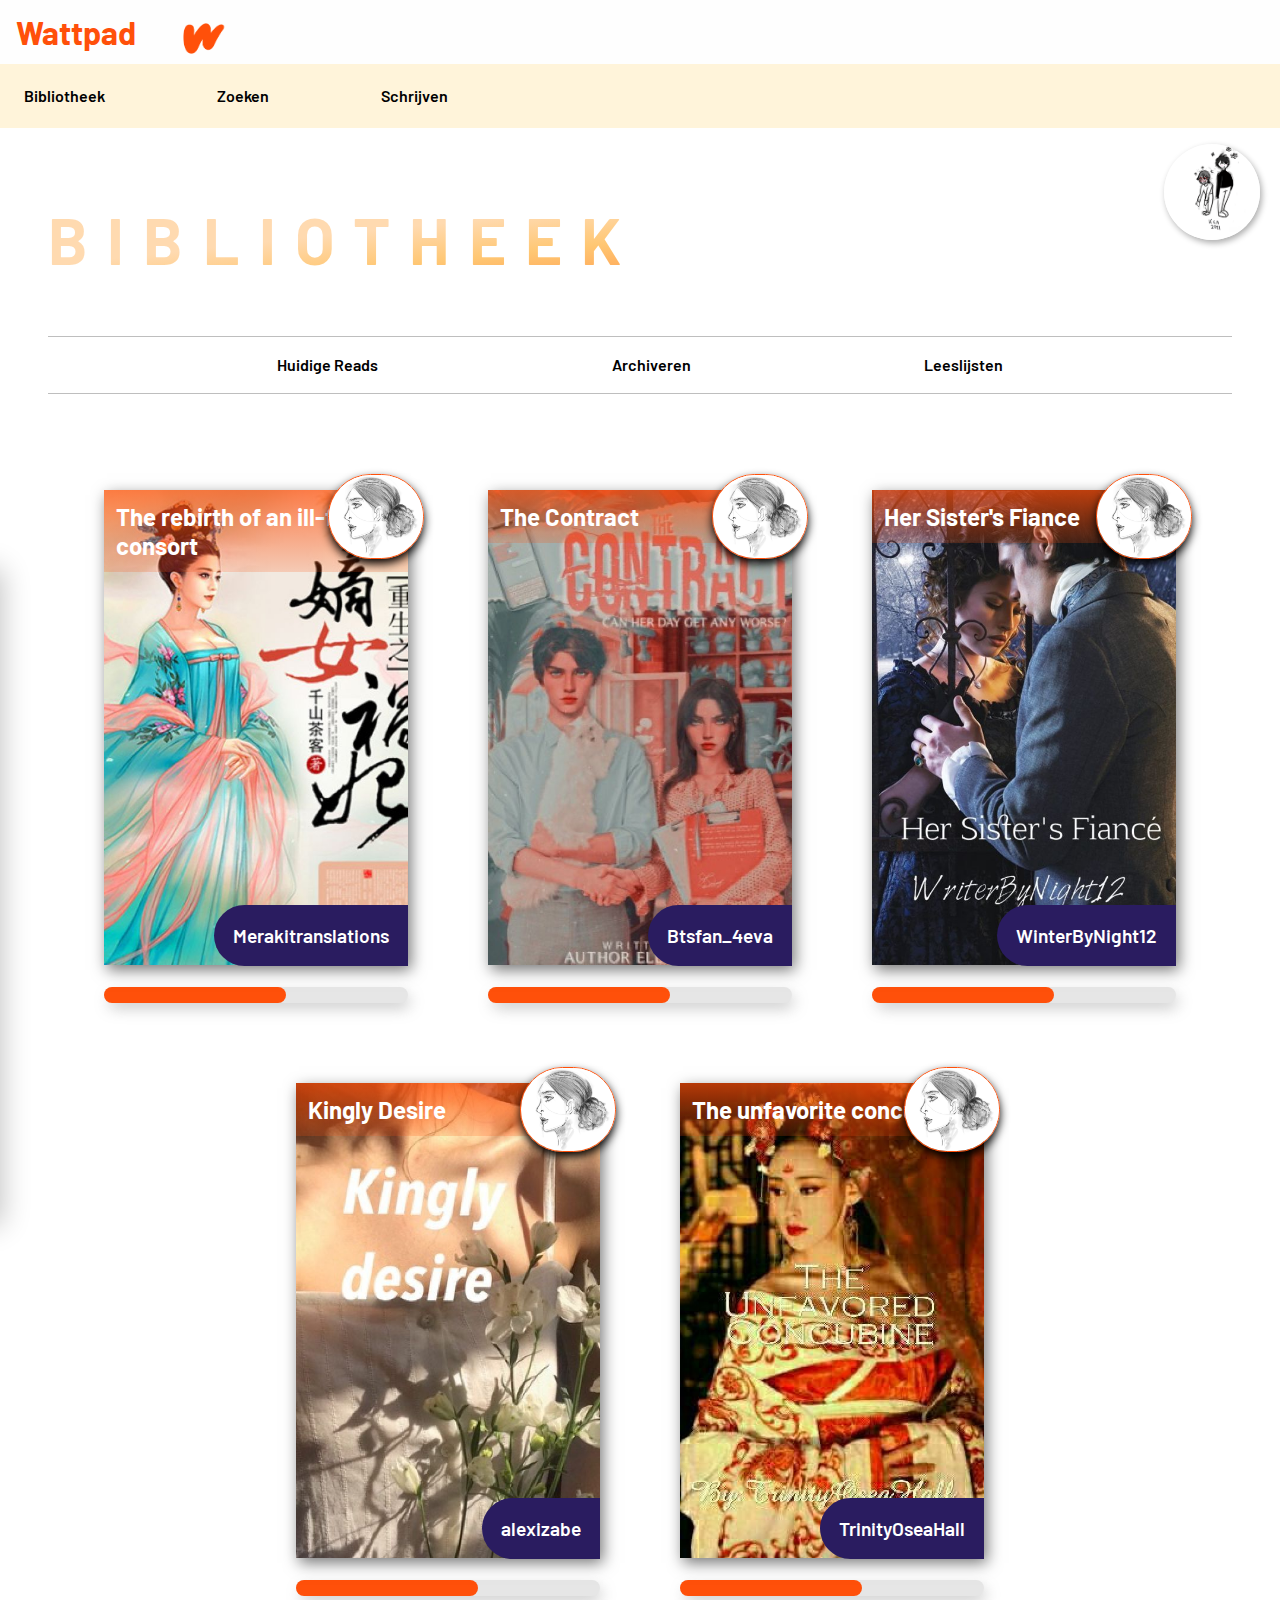
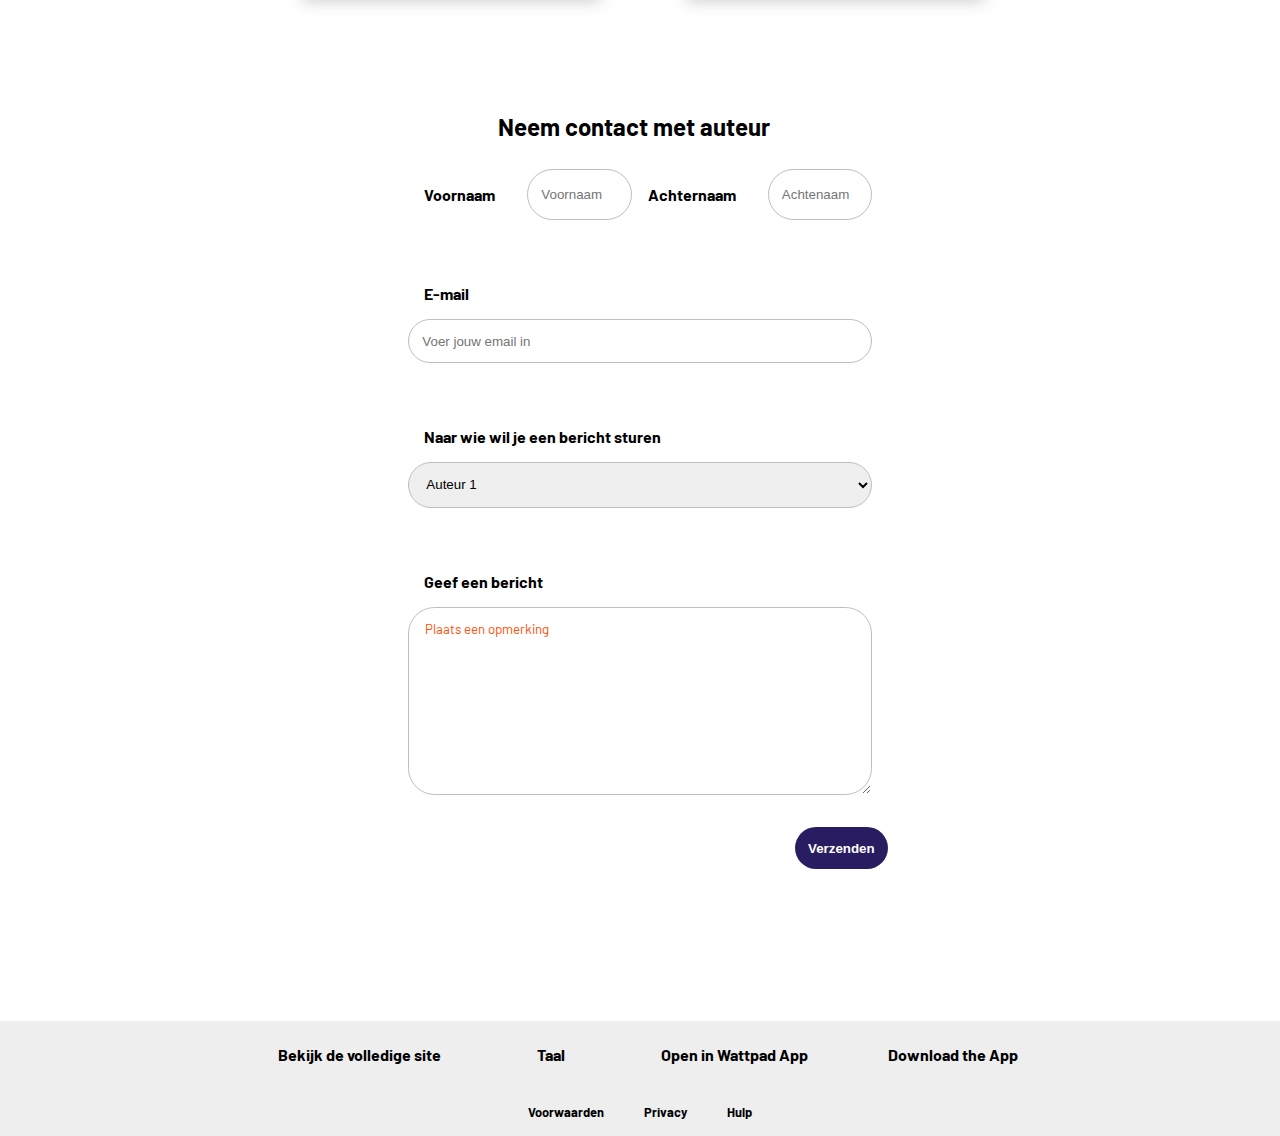
<file: index.html>
<!doctype html>
<html lang="nl">

<head>
	<meta charset="UTF-8">
	<meta name="author" content="Keisha Alexander">
	<meta name="viewport" content="width=device-width, initial-scale=1">

	<title>Wattpad Je bibliotheek</title>

	<link href="styles/style.css" rel="stylesheet">
	<link rel="icon" type="image/svg+xml" href="images/favicon.svg">
	<link rel="preconnect" href="https://fonts.googleapis.com">
	<link rel="preconnect" href="https://fonts.gstatic.com" crossorigin>
	<link
		href="https://fonts.googleapis.com/css2?family=Barlow:ital,wght@0,100;0,200;0,300;0,400;0,500;0,600;0,700;0,800;0,900;1,100;1,200;1,300;1,400;1,500;1,600;1,700;1,800;1,900&display=swap"
		rel="stylesheet">
	<link href="https://css.gg/arrow-right.css" rel="stylesheet">



</head>

<body>

	<header>
		<!-- Wattpad logo bron: https://company.wattpad.com/brand-guidelines -->

		<div class="logo-container">
			<a href="#">Wattpad</a>
			<img src="./images/Wattpad_Logomark_Orange_RGB_HR.png" alt="Wattpad logo">
		</div>



		<!-- Hier is de algemene navigatie menu van wattpad -->
		<nav>
			<ul>

				<li>
					<a href="./detailpagina.html">Bibliotheek</a>
				</li>
				<li>
					<a href="#"> Zoeken</a>
				</li>
				<li>
					<a href="#"> Schrijven</a>
				</li>
			</ul>
		</nav>


	</header>
	<!-- gebruikersprofiel foto -->
	<figure>
		<img src="./images/profiel-foto-van-gebruiker.png" alt="Gebruikerfoto">
		<figcaption>Keïsha Alexander</figcaption>
	</figure>

	<!-- een menu verschijn als je op de boekenkaft klikt -->
	<nav class="side-menu">
		<div class="side-menu-content">
			<a href="./detailpagina.html">Lezen</a>
			<a href="./detailpagina.html">Verwijderen</a>
			<a href="./detailpagina.html"> Archiveren</a>
			<a href="./detailpagina.html">Opslaan</a>
			<a href="./detailpagina.html">Details</a>
			<a href="./detailpagina.html">Log uit</a>

		</div>
	</nav>




	<main class="main-first-page">
		<section>
			<h1>Bibliotheek</h1>
			<nav>
				<ul>
					<li><a href="#">Huidige Reads</a></li>
					<li><a href="#">Archiveren</a></li>
					<li><a href="#">Leeslijsten</a></li>
				</ul>
			</nav>
		</section>

		<!-- Hier komt de boeken in je bibliotheek -->
		<section>
			<nav>
				<ul>
					<li>
						<!--Titel van het boek -->
						<a href="#">
							<h2>The rebirth of an ill-fated consort</h2>
							<img src="./images/156454935-512-k537006-boekenkaft-uit-wattpad.jpg"
								alt="Boek heet The rebirth of an ill-fated consort ">
							<!--Bron van afbeelding: https://img.wattpad.com/cover/156454935-512-k537006.jpg -->

							<!-- auteur van het boek -->
							<p>Merakitranslations </p>

							<!-- Het profiel foto van auteur -->
							<img src="./images/auteurs-profiel.jpg" alt="Profiel foto van auteur">
						</a>

						<!-- Progress line moet hier zijn -->
						<div class="licht-grijs-balk">
							<div class="oranje-balk"></div>
						</div>
					</li>


					<li>
						<a href="#">
							<!--Titel van het boek -->
							<h2> The Contract </h2>
							<img src="./images/171288871-512-k852710-boekenkaft-2.jpg" alt="Boek heet The contract ">
							<!-- Bron van afbeelding:  https://img.wattpad.com/cover/171288871-512-k852710.jpg-->

							<!-- auteur van het boek -->
							<p>Btsfan_4eva</p>

							<!-- Profielfoto van het auteur -->
							<img src="./images/auteurs-profiel.jpg" alt="Profiel foto van auteur">
						</a>

						<!-- Progress line moet hier zijn -->
						<div class="licht-grijs-balk">
							<div class="oranje-balk "></div>
						</div>
					</li>


					<li>
						<a href="#">
							<!--Titel van het boek -->
							<h2> Her Sister's Fiance </h2>
							<img src="./images/80735354-512-k933380-boekenkaft-3.jpg"
								alt="Boek heet Her sister's Fiance">
							<!-- Bron van afbeelding: https://img.wattpad.com/cover/80735354-512-k933380.jpg -->

							<!-- auteur van het boek -->
							<p>WinterByNight12</p>
							<img src="./images/auteurs-profiel.jpg" alt="Profiel foto van auteur">
						</a>

						<!-- Progress line moet hier zijn -->
						<div class="licht-grijs-balk">
							<div class="oranje-balk "></div>
						</div>
					</li>


					<li>
						<a href="#">
							<!--Titel van het boek -->
							<h2> Kingly Desire</h2>
							<img src="./images/149793898-512-k92662-boekenkaft-4.jpg" alt="Boek heet Kingly Desire">
							<!-- Bron van afbeelding: https://img.wattpad.com/cover/149793898-512-k92662.jpg -->

							<!-- auteur van het boek -->
							<p>alexizabe</p>
							<img src="./images/auteurs-profiel.jpg" alt="Profiel foto van auteur">
						</a>

						<!-- Progress line moet hier zijn -->
						<div class="licht-grijs-balk">
							<div class="oranje-balk "></div>
						</div>
					</li>


					<li>
						<a href="#">
							<!--Titel van het boek -->
							<h2> The unfavorite concubine </h2>
							<img src="./images/126395472-512-k762502-boekenkaft-5.jpg"
								alt="Boek heet The unfavorite concubine ">
							<!-- Bron van afbeelding :https://img.wattpad.com/cover/126395472-256-k762502.jpg -->

							<!-- auteur van het boek -->
							<p>TrinityOseaHall</p>
							<img src="./images/auteurs-profiel.jpg" alt="Profiel foto van auteur">
						</a>

						<!-- Progress line moet hier zijn -->
						<div class="licht-grijs-balk">
							<div class="oranje-balk "></div>
						</div>
					</li>
				</ul>
			</nav>




		</section>

		<!-- Formulier  -->
		<!-- Om updates te krijgen over nieuwe hoofdstukken -->
		<section>
			<form>
				<!-- Voornaam en achternaam invoeren -->
				<fieldset>
					<legend>Neem contact met auteur</legend>
					<label for="voornaam">Voornaam</label>
					<input type="text" name="voornaam" id="voornaam" placeholder="Voornaam">

					<label for="achternaam">Achternaam</label>
					<input type="text" name="achternaam" id="achternaam" placeholder="Achtenaam">

				</fieldset>
				<!-- Email adres invoeren -->
				<fieldset>
					<label for="email"> E-mail</label>
					<input type="email" name="search-bar" id="email" placeholder="Voer jouw email in">
				</fieldset>
				<!-- selcteer een autersnaam om een bericht aan hem of haar te sturen  -->
				<fieldset>
					<label for="auteur">Naar wie wil je een bericht sturen</label>
					<select name="auteur" id="auteur">
						<option value="auteurnaam-een"> Auteur 1</option>
						<option value="auteurnaam-twee"> Auteur 2</option>
						<option value="auteurnaam-drie"> Auteur 3</option>
						<option value="auteurnaam-vier"> Auteur 4</option>
						<option value="auteurnaam-vijf"> Auteur 5</option>
					</select>
				</fieldset>

				<!-- Bericht sturen -->
				<fieldset>
					<label for="bericht">Geef een bericht</label>
					<textarea name="bericht" id="bericht" cols="30" rows="10"> Plaats een opmerking</textarea>
				</fieldset>

				<button type="submit">Verzenden</button>
			</form>
		</section>



	</main>

	<!-- Bron voor iconen: https://css.gg/arrow-right -->
	<footer>
		<section>
			<nav>
				<ul>
					<li>
						<a href="#">Bekijk de volledige site</a>
						<i class="gg-arrow-right"></i>
					</li>

					<li>
						<a href="#">Taal</a>
						<i class="gg-arrow-right"></i>
					</li>

					<li>
						<a href="#">Open in Wattpad App</a>
						<i class="gg-arrow-right"></i>
					</li>

					<li>
						<a href="#">Download the App</a>
					</li>
				</ul>
			</nav>
		</section>

		<section>
			<nav>
				<ul>
					<li><a href="#">Voorwaarden</a></li>
					<li><a href="#">Privacy</a></li>
					<li><a href="#">Hulp</a></li>
				</ul>
			</nav>
		</section>

	</footer>



	<script src="scripts/script.js"></script>
</body>

</html>
</file>
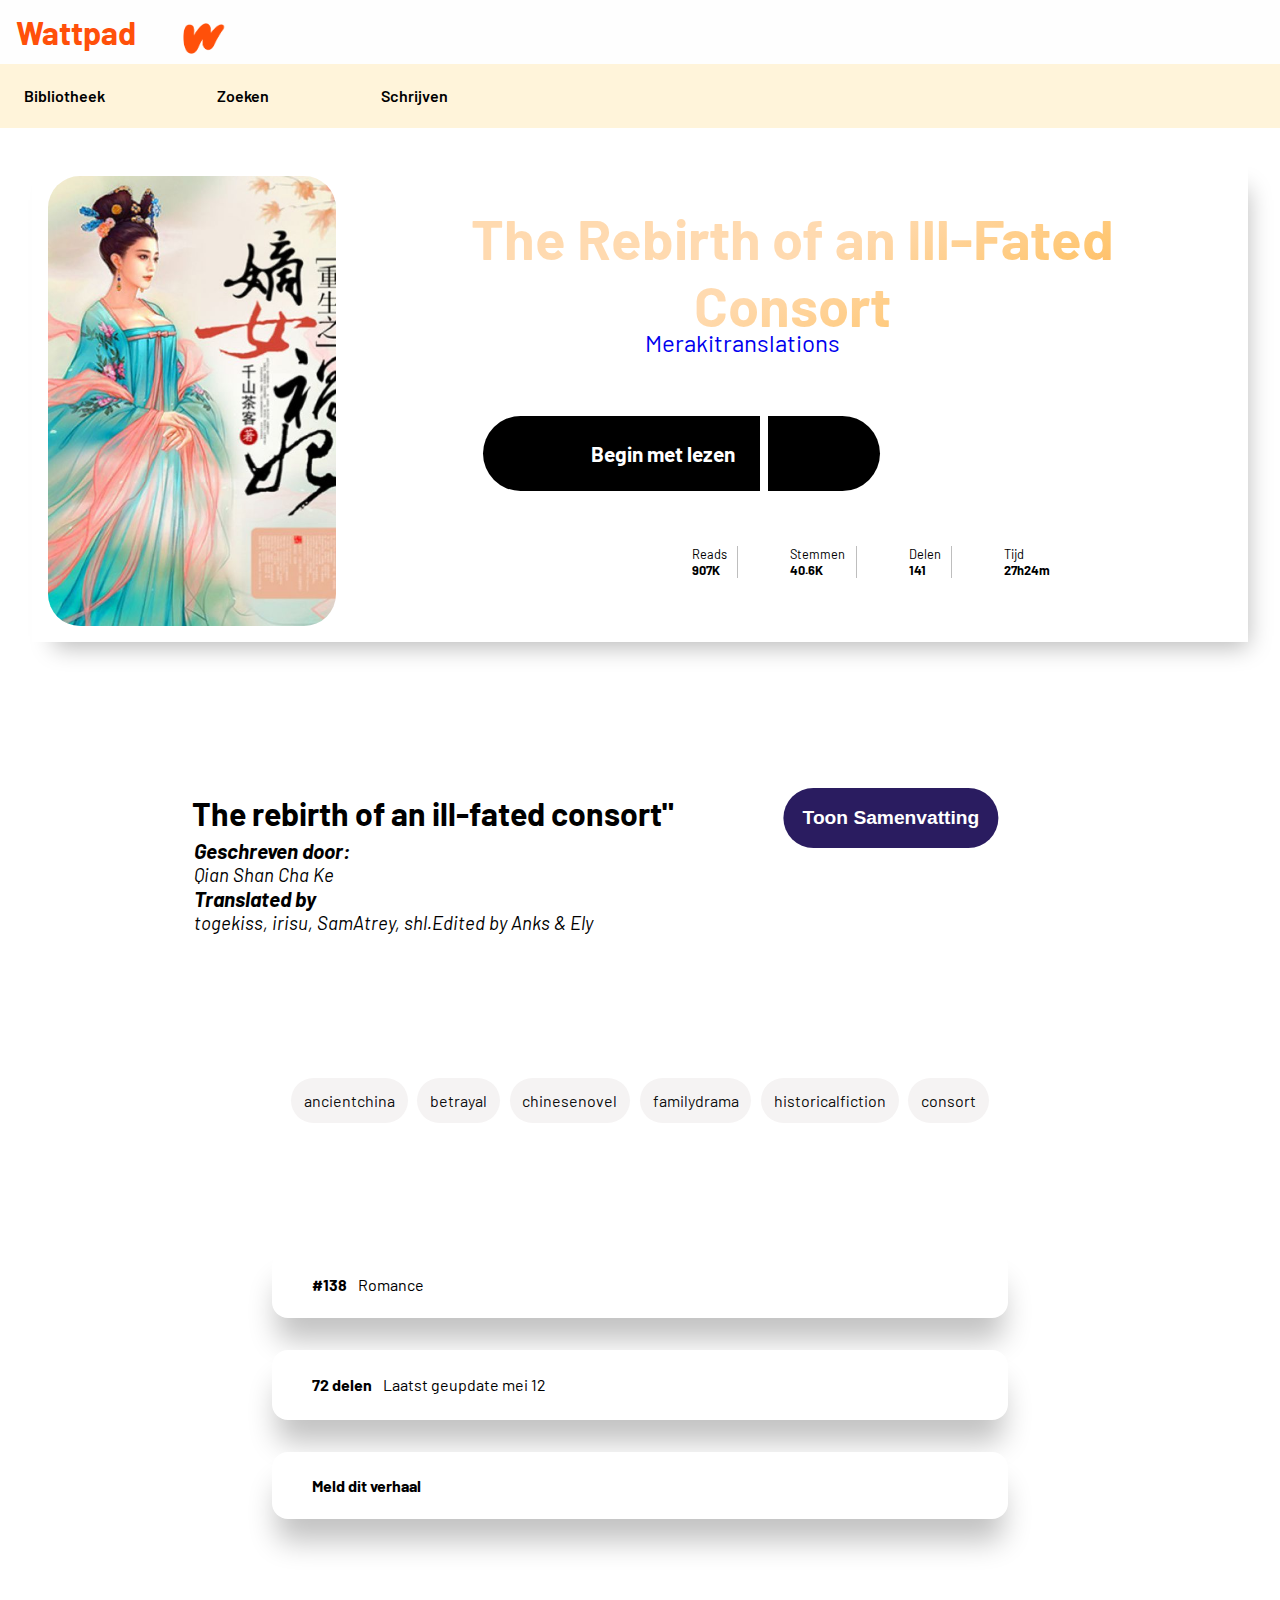
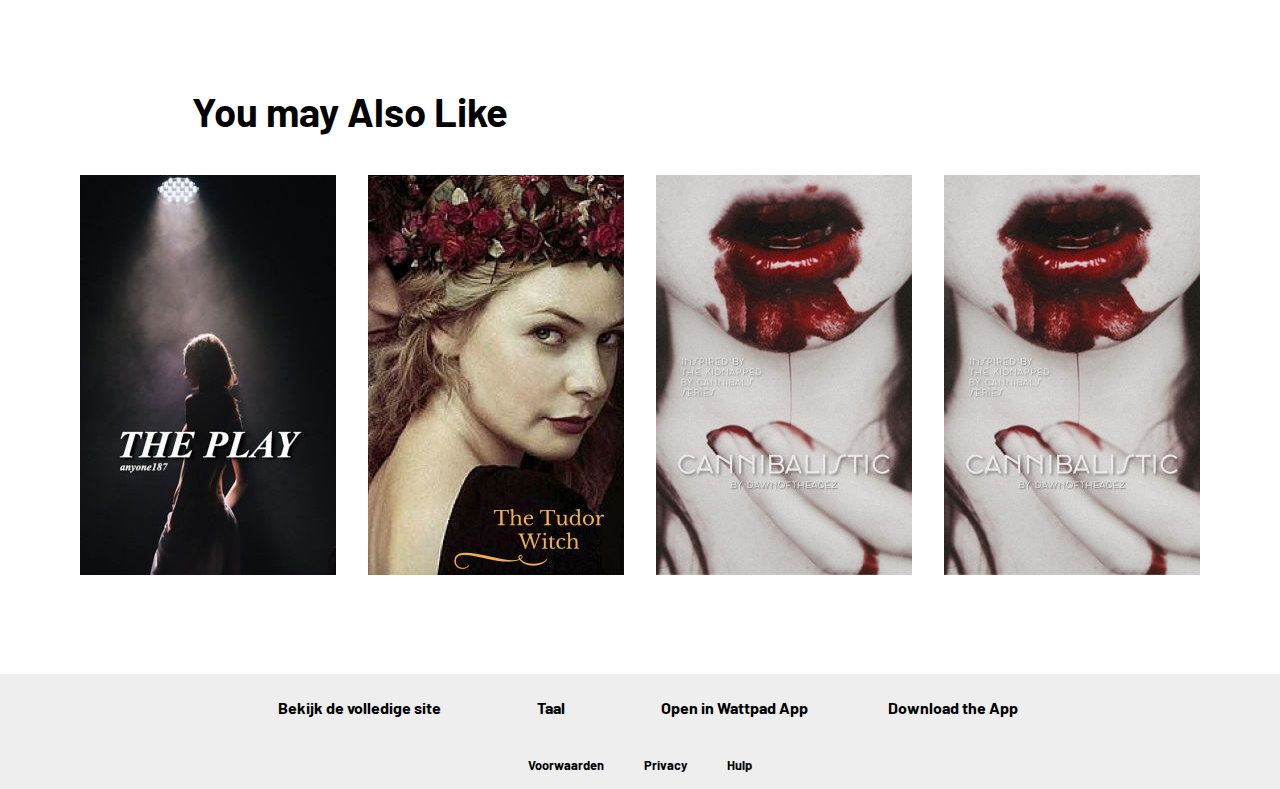
<file: detailpagina.html>
<!DOCTYPE html>
<html lang="nl">

<head>
    <meta charset="UTF-8">
    <meta name="author" content="Keisha Alexander">
    <meta name="viewport" content="width=device-width, initial-scale=1">

    <title>Details van het boek</title>

    <link href="styles/style.css" rel="stylesheet">
    <link rel="icon" type="image/svg+xml" href="images/favicon.svg">

    <!-- Fonts gebruikt voor het hele pagina -->
    <link rel="preconnect" href="https://fonts.googleapis.com">
    <link rel="preconnect" href="https://fonts.gstatic.com" crossorigin>

    <!-- Barlow - Google Font -->
    <link
        href="https://fonts.googleapis.com/css2?family=Barlow:ital,wght@0,100;0,200;0,300;0,400;0,500;0,600;0,700;0,800;0,900;1,100;1,200;1,300;1,400;1,500;1,600;1,700;1,800;1,900&display=swap"
        rel="stylesheet">

    <!-- Iconen die ik heb gebruikt voor deze pagina  -->
    <link href="https://css.gg/eye.css" rel="stylesheet">
    <link href="https://css.gg/layout-list.css" rel="stylesheet">
    <link href="https://css.gg/time.css" rel="stylesheet">
    <link href="https://css.gg/arrow-right.css" rel="stylesheet">
    <link href="https://css.gg/readme.css" rel="stylesheet">
    <link href="https://css.gg/math-plus.css" rel="stylesheet">
    <link href="https://css.gg/flag-alt.css" rel="stylesheet">
    <link href="https://css.gg/trophy.css" rel="stylesheet">
    <link href="https://css.gg/heart.css" rel="stylesheet">
</head>

<body>
    <header>
        <!-- Wattpad logo bron: https://company.wattpad.com/brand-guidelines -->
        <div class="logo-container">
            <a href="#">Wattpad</a>
            <img src="./images/Wattpad_Logomark_Orange_RGB_HR.png" alt="Wattpad logo">
        </div>

        <!-- Hier is de  algemene navigatie menu van wattpad -->
        <nav>
            <ul>
                <li>
                    <a href="./index.html">Bibliotheek</a>
                </li>
                <li>
                    <a href="#"> Zoeken</a>
                </li>
                <li>
                    <a href="#"> Schrijven</a>
                </li>
            </ul>
        </nav>
    </header>


    <main class="main-second-page">
        <!-- Hier komen de kaft van het boek en de titel en auteur van het boek -->
        <section>
            <h1>The Rebirth of an Ill-Fated Consort</h1>
            <img src="./images/156454935-512-k537006-boekenkaft-uit-wattpad.jpg" alt="Boekenkaft">

            <!-- met een lage opacity -->
            <a href="#">Merakitranslations</a>
        </section>

        <section>
            <!-- Statistieken van het boek -->
            <ul>
                <li>
                    <!-- Eye icon  bron: https://css.gg/eye-->
                    <i class="gg-eye"></i>
                    <div>
                        <p>Reads </p>
                        <span>907K</span>

                    </div>
                </li>

                <li>
                    <!-- Heart icon Bron: https://css.gg/heart-->
                    <i class="gg-heart"></i>
                    <div>
                        <p>Stemmen</p>
                        <span>40.6K</span>
                    </div>

                </li>

                <li>
                    <!-- list-icon bron:  https://css.gg/layout-list -->
                    <i class="gg-layout-list"></i>
                    <div>
                        <p>Delen</p>
                        <span>141</span>
                    </div>
                </li>

                <li>
                    <!-- Clock icon: https://css.gg/time -->
                    <i class="gg-time"></i>
                    <div>
                        <p>Tijd</p>
                        <span>27h24m</span>
                    </div>
                </li>
            </ul>
        </section>

        <section>
            <!-- Hier komt de samenvatting van het boek -->
            <button>Toon Samenvatting</button>
            <article>
                <h1>The rebirth of an ill-fated consort"</h1>
                <address>Geschreven door: <a rel="author" href="#">Qian Shan Cha Ke</a></address>
                <!-- bron:  https://stackoverflow.com/questions/7290504/which-html5-tag-should-i-use-to-mark-up-an-author-s-name -->
                <p>
                    Written by: Qian Shan Cha Ke

                    Crying blood and tears, she pledged a poisonous vow. The gods did not fail her. She was sent back to
                    a decade ago. The legitimate daughter of Jiang family returned from hell.

                    Forget it, whatever. Since they already claimed that she was a temptress that wrecked the country,
                    she shall overturn the world into complete chaos starting with her beguiling sister, her malicious
                    stepmother, her cruel lover and her heartless family. Let her end the lives that Hades refused to
                    end.

                    She was a pawn in past life. This life, however, the world was her chess board. With an alluring
                    smile and a charming figure that enchanted the entire city, the red-clothed woman wrecked chaos
                    among the lands. She was a vengeful spirit from hell, determined to make those who wronged her pay
                    in blood.

                    <span>
                        "I want those who owe me a life debt to hold their hearts out in front of me. I want those who
                        looked down on me to only be able to admire me. I want Lord Zhong Zi to shiver when he sees me.
                        I want to step on these splendid river and mountains!"

                        "You are a temptress and I am a thief." His robe was as dark as the night and his gaze was as
                        cold as the Northern Star. "A perfect match."

                        --

                        Her red dress was akin to a fire, but her heart was the coldest ice in the winter. He was stoic
                        in his black robe, yet he was willing to warm her frozen heart.

                        In this life, the elegant man seemed like a snowy bamboo grove with tall, chilly mountains,
                        walking step by step towards her like an unstoppable force.

                        "Ruan Ruan, if you hate the world, then I shall conquer the lands with you."

                        "What if I love the world?" She asked.

                        "I am the world, so you can only love me," he answered.
                    </span>
                    New translations are first posted weekly at: <a
                        href="https://tranzgeek.wordpress.com">https://tranzgeek.wordpress.com</a>.
                    <!-- Bron: https://www.wattpad.com/story/156454935-the-rebirth-of-an-ill-fated-consort -->
                </p>

                <address>Translated by <a href="#"> togekiss, irisu, SamAtrey, shl.Edited by Anks &amp; Ely</a>
                </address>
            </article>
        </section>


        <section>
            <!-- Hier is zijn tags -->
            <nav>
                <ul>
                    <li><a href="#">ancientchina</a></li>
                    <li><a href="#">betrayal</a></li>
                    <li><a href="#">chinesenovel</a></li>
                    <li><a href="#">familydrama</a></li>
                    <li><a href="#">historicalfiction</a></li>
                    <li><a href="#">consort</a></li>
                </ul>
            </nav>

        </section>

        <section>
            <nav>
                <ul>
                    <li>
                        <a href="#">
                            <!-- https://css.gg/trophy -->
                            <i class="gg-trophy"></i>
                            <p> #138 <span> Romance</span></p>
                        </a>
                    </li>

                    <!-- Hier komt een dropdown menu voor de hoofdstukken  -->
                    <li>
                        <a href="#">
                            <!-- https://css.gg/layout-list -->
                            <i class="gg-layout-list"></i>
                            <p> 72 delen <span>Laatst geupdate mei 12</span> </p>
                            <!-- https://css.gg/arrow-right -->
                            <i class="gg-arrow-right"></i>
                        </a>
                    </li>

                    <li>
                        <a href="#">
                            <!-- Bron: vlag icon: https://css.gg/flag-alt -->
                            <i class="gg-flag-alt"></i>
                            <p> Meld dit verhaal</p>
                        </a>
                    </li>
                </ul>
            </nav>
        </section>

        <!-- Hier komen de suggesties voor andere boeken -->
        <section>
            <h2>You may Also Like</h2>
            <nav>
                <ul>
                    <li>
                        <a href="#">
                            <img src="./images/195529118-256-k504456-suggesties-boek-1.jpg" alt="Boek heet The Play">
                            <!-- Bron: https://img.wattpad.com/cover/195529118-256-k504456.jpg -->
                        </a>
                    </li>

                    <li>
                        <a href="#">
                            <img src="./images/4418363-256-k979864-the-tudor-witch.jpg"
                                alt="Boek heet: The Tudor Witch">
                            <!-- Bron: https://img.wattpad.com/cover/4418363-256-k979864.jpg  -->
                        </a>
                    </li>

                    <li>
                        <a href="#">
                            <img src="./images/164517588-256-k161004-cannibalistic.jpg" alt="Boek heet Cannibalistic">
                            <!-- Bron:https://img.wattpad.com/cover/164517588-256-k161004.jpg -->
                        </a>
                    </li>

                    <li>
                        <a href="#">
                            <img src="./images/164517588-256-k161004-cannibalistic.jpg" alt="Boek heet Cannibalistic">
                            <!-- Bron:https://img.wattpad.com/cover/164517588-256-k161004.jpg -->
                        </a>
                    </li>
                </ul>
            </nav>
        </section>

        <section>
            <nav>
                <ul>
                    <li>
                        <!-- Bron:https://css.gg/readme  -->
                        <a href="#"><i class="gg-readme"></i> Begin met lezen </a>
                    </li>

                    <li>
                        <!--Bron voor iconen https://css.gg/math-plus -->
                        <a href="#"> <i class="gg-math-plus"></i></a>
                    </li>
                </ul>
            </nav>
        </section>


    </main>
    <footer>
        <section>
            <nav>
                <ul>
                    <!--Bron voor iconen binnen footer: https://css.gg/arrow-right -->
                    <li>
                        <a href="#">Bekijk de volledige site</a>
                        <i class="gg-arrow-right"></i>
                    </li>

                    <li>
                        <a href="#">Taal</a>
                        <i class="gg-arrow-right"></i>
                    </li>

                    <li>
                        <a href="#">Open in Wattpad App</a>
                        <i class="gg-arrow-right"></i>
                    </li>

                    <li>
                        <a href="#">Download the App</a>
                    </li>
                </ul>
            </nav>
        </section>

        <section>
            <nav>
                <ul>
                    <li><a href="#">Voorwaarden</a></li>
                    <li><a href="#">Privacy</a></li>
                    <li><a href="#">Hulp</a></li>
                </ul>
            </nav>
        </section>
    </footer>

    <script src="scripts/script.js"></script>
</body>

</html>
</file>
<file: styles/style.css>
/* CSS Document */
*,
*::after,
*::before,
html {
  box-sizing: border-box;
  padding: 0;
  margin: 0;
}

/*****************************************/
/*  Algemeen stijlen voor de hele pagina */
/*****************************************/
:root {
  --button-color: #2a1c60;
  --background-color: #fefefe;
  --header-background-color: rgb(248, 213, 125);
  --header-link-color: rgb(253, 210, 154);
  --main-orange-color: #FF500A;
  --main-orange-pastel-color: #ff946a;
  --black-color: #000000;
  --line-gray-color: rgb(190, 190, 190);
  --white-color: white;
  --section-color: #f2fdfd;
}




body {
  margin: 0;
  font-family: 'Barlow', Arial, Helvetica, sans-serif;
}

li {
  list-style: none;
}

a {
  text-decoration: none;
}

a:focus {
  outline-color: var(--button-color);
  outline-width: medium;
  outline-style: solid;
}





/********************/
/* ALGEMENE STIJLEN */
/********************/

/************/
/* HEADER */
/***********/

header {
  top: 0;
  left: 0;
  right: 0;
  margin: 0;
  padding: 0;
  z-index: 4;
  display: flex;
  position: relative;
  position: -webkit-sticky;
  position: sticky;
  flex-direction: column;
  background-color: var(--background-color);
}

header nav {
  background-color: rgb(255, 244, 218);
}

header ul {
  gap: 1.25em;
  display: flex;
  flex-flow: wrap;
  justify-content: center;
  /* justify-content:space-evenly; */
}

header a {
  display: block;
  width: 100%;
  padding: .5em;
  color: black;
  min-width: 1em;
  font-size: 1em;
  cursor: pointer;
  font-weight: 600;
  line-height: 1em;
  text-align: center;
  transition: 0.2s ease-in-out;
}

header nav a {
  padding: 1.5em;
}

header nav a:hover {
  background-color: var(--header-link-color);
}


header nav a:active,
header nav a:focus {
  border-bottom: 0.2em solid var(--main-orange-color);
}

header .logo-container {
  display: flex;
  align-items: center;
  justify-content: center;
}

/* Wattpad  */
header .logo-container a {
  transition: 0.5s;
  font-size: 1.25em;
  color: var(--main-orange-color);
}

/* Wattpad logo */
header .logo-container img {
  top: 0;
  right: 7em;
  width: 3em;
  max-width: 4.7em;
  min-width: 3.1em;
  transition: 0.5s;
  position: absolute;
}




/* ***************************** */
/* Figure is de gebruikers foto */
/* **************************** */
figure {
  position: relative;
}

/* gebruikersfoto */
figure:nth-of-type(1) img {
  z-index: 3;
  width: 3.4em;
  right: 1.25em;
  margin: 1em 0.5em;
  position: absolute;
  border-radius: 3em;
  transform: translateX(.5em);
  box-shadow: 0.12em 0.18em 0.37em rgba(0, 0, 0, 0.329);
}

/*************/
/* ANIMATIES */
/*************/

/* animatie van de gebruikersfoto */
@keyframes gebruikersfoto-animation {
  0% {
    width: 3.4em;
    transform: translateX(.5em);
  }

  100% {
    transform: translateX(-19em);
  }
}

/* Als je klikt of hover wordt de animatie geactiveerd */
figure:nth-of-type(1) img:hover,
figure:nth-of-type(1) img:active {
  animation-duration: 5s;
  animation-iteration-count: 1;
  animation-fill-mode: forwards;
  animation-name: gebruikersfoto-animation;
  /* Laat de element op de dat positie staan */
  /* https: //stackoverflow.com/questions/13981730/how-can-i-let-my-css3-animation-to-stay-at-its-animated-position-when-it-finishe */
}

/* Animatie voor gebruikersnaam */
figcaption {
  top: 1em;
  opacity: 0;
  right: 1.25em;
  position: absolute;
  animation-delay: 3s;
  animation-duration: 2s;
  animation-iteration-count: 1;
  animation-fill-mode: forwards;
  animation-name: gebruikersnaam-animation;
}

@keyframes gebruikersnaam-animation {
  0% {
    opacity: 0;
  }

  100% {
    opacity: 1;
    font-size: 1.3em;
    color: var(--button-color);
    transform: translateX(-5em);
  }
}



/********/
/* main */
/********/

/*************/
/* PAGINA 1 */
/************/

/* ****************************************************** */
/* Hier begin het stijlen voor de content binnen de main HTML */
/* Onderaan staan de stijlen voor de eerste pagina  */
/* ****************************************** */
.main-first-page {
  margin: 3em;
  display: flex;
  flex-wrap: wrap;
  flex-direction: column;
  justify-content: center;
}

.main-first-page section:last-of-type {
  margin: 2em 0;
}

.main-first-page ul,
.main-first-page li {
  display: flex;
  flex-wrap: wrap;
}

/* Code voor alle afbeelding voor pagina 1 */
.main-first-page section img {
  width: 100%;
  max-width: 19em;
  min-width: 12.5em;
}


/* *************************************** */
/* Specifieke stijlen voor de eerste pagina */
/* *************************************** */

/* Dit is de vormgeving voor de bibliotheek titel op de eerste pagina  */
.main-first-page h1:first-of-type {
  width: 100%;
  transition: 1s;
  line-height: 2em;
  min-width: 200px;
  text-align: center;


  /* https: //www.cssportal.com/css-text-gradient-generator/ */
  /* De coden van de gradient */
  background: #FF500A;
  background: -webkit-linear-gradient(to top left, #FF500A 1%, #FFC773 50%, #FFDAB0 65%);
  background: -moz-linear-gradient(to top left, #FF500A 1%, #FFC773 50%, #FFDAB0 65%);
  background: linear-gradient(to top left, #FF500A 1%, #FFC773 50%, #FFDAB0 65%);
  background-clip: text;
  -webkit-background-clip: text;
  -webkit-text-fill-color: transparent;

  font-size: 2em;
  letter-spacing: 0.3em;
  text-transform: uppercase;

}




/*************/
/*SECTION 1  */
/*************/

/* **************************************************************** */
/* Dit is voor Section 1 van Pagina 1 */
/* Die bestaat uit de huidige reads en de archiveren en leeslijst */
/* **************************************************************** */
.main-first-page section:nth-of-type(1) nav {
  margin: 2em 0;
}

.main-first-page section:nth-of-type(1) ul {
  gap: .1em;
  display: flex;
  flex-wrap: wrap;
  justify-content: space-evenly;
  border-top: 0.06em solid var(--line-gray-color);
  border-bottom: 0.06em solid var(--line-gray-color);
}

.main-first-page section:nth-of-type(1) li {
  display: flex;
  flex-wrap: wrap;
  flex-direction: column;
}

/* De links */
.main-first-page section:nth-of-type(1) a {
  z-index: 0;
  width: 100%;
  font-size: 1em;
  min-width: 0.8em;
  font-weight: 600;
  transition: 0.5s;
  padding: 1em 0.2em;
  line-height: 1.5em;
  color: var(--black-color);
}

/* states van de links */
.main-first-page section:nth-of-type(1) a:active,
.main-first-page section:nth-of-type(1) a:focus,
.main-first-page section:nth-of-type(1) a:hover {
  font-size: 1.3em;
  border-bottom: 0.3em solid var(--main-orange-color);
}


/*************/
/* SECTION 2 */
/*************/

/********************************************************************/
/*  Bestaat uit de boeken die opgeslagen zijn in eigen bibliotheek */
/******************************************************************/
.main-first-page section:nth-of-type(2) ul {
  gap: 5em;
}

.main-first-page section:nth-of-type(2) a {
  position: relative;
  transition: 0.5s;
}

/* Het boekenkaft  */
.main-first-page section:nth-of-type(2) img {
  box-shadow: 0.2em 0.3em 0.9em rgb(119, 119, 119);
}

/* Het titel van het boek */
.main-first-page section:nth-of-type(2) h2 {
  top: 0;
  left: 0;
  right: 0;
  z-index: 0;
  padding: 0.5em;
  position: absolute;
  color: var(--white-color);
  background-image: linear-gradient(to bottom, #ff4f0ab7, #ff4f0a33);
}

/* Naam van auteur op het boekenkaft*/
.main-first-page section:nth-of-type(2) p {
  right: 0;
  bottom: 0.1em;
  padding: 1em;
  color: white;
  font-size: 1.2em;
  font-weight: 600;
  position: absolute;
  text-align: center;
  background-color: var(--button-color);
  border-radius: 3em 0 0 3em;

}

/* De auteurs profiel foto */
.main-first-page section:nth-of-type(2) img:last-of-type {

  position: absolute;
  top: -1em;
  right: -1em;
  min-width: 2em;
  max-width: 6em;
  border-radius: 20em;
  box-shadow: 0 0.3em 0.6em black;
  border: 0.1em solid var(--main-orange-color);
}

/* progressbar onder het boek  */
.oranje-balk,
.licht-grijs-balk {
  height: 1em;
  border-radius: 4em;
}

.licht-grijs-balk {
  margin: 1.2em 0 0 0;
  width: 100%;
  background-color: rgb(230, 230, 230);
  box-shadow: 0.2em 0.4em 0.9em -0.1em rgba(185, 185, 185, 0.83);
}

.oranje-balk {
  width: 60%;
  background-color: var(--main-orange-color);
}




/*****************/
/* HET SIDE MENU */
/*****************/

/*******************************************************/
/* Code voor de side menu in de bibliotheek pagina   */
/*  Side menu is een menu die zichtbaar wordt als je op de boeken klikt */
/*******************************************************/

@keyframes side-menu-animation {
  0% {
    transform: translateX(-9em)
  }

  100% {
    padding-left: 4em;
    box-shadow: 13px 7px 27px -2px rgba(0, 0, 0, 0.24);
  }
}

.side-menu {
  top: 25em;
  bottom: -10em;
  left: 0;
  z-index: 1;
  padding: 1em;
  transition: 1s;
  position: absolute;
  padding-left: 4em;
  transform: translateX(-12em);
  background-color: var(--white-color);
  box-shadow: 13px 7px 27px -2px rgba(0, 0, 0, 0.24);
}

.side-menu.menu-zichtbaar {
  transform: translateX(0);
  animation-name: side-menu-animation;
  animation-duration: 2s;
  animation-direction: alternate;
}

.side-menu-content {
  display: flex;
  flex-direction: column;
  margin-top: 2em;
}

/* De links binnen de side menu */
.side-menu-content a {
  padding: .5em;
  color: black;
  font-weight: bold;
  transition: 0.2s;
}

.side-menu-content a:hover,
.side-menu-content a:active,
.side-menu-content a:focus {
  background-color: #e0e0e0;
  color: #5c4c9b;
  border-radius: 4em;
  font-size: 1.2em;
}

.side-menu-content a:last-of-type {
  margin-top: 1.5em;
  padding: .8em;
  text-align: center;
  border-radius: 12em;
  color: var(--background-color);
  background-color: var(--button-color);
}





/*****************/
/* HET FORMULIER */
/*****************/

form {
  margin-top: 5em;
  padding: 1.5em;
  border-radius: 4em;
  display: flex;
  flex-direction: column;
  gap: 1em;
}

legend {
  font-size: 1.5em;
  font-weight: bold;
  padding: .5em .5em .5em 0;
  text-align: center;
}

fieldset {
  padding: 1em;
  border: none;
  display: flex;
  flex-direction: column;
}

input[type="text"]:active,
input[type="text"]:hover,
input[type="text"]:focus,
input[type="email"]:active,
input[type="email"]:hover,
input[type="email"]:focus,
textarea:hover,
textarea:active,
textarea:focus,
select:hover,
select:active select:focus {
  background-color: var(--section-color);
  border: 0.3em solid var(--button-color);
  transition: 0.5s;
}

fieldset label {
  margin: 1em;
  padding-right: 1em;
  font-weight: bold;
}

label[placeholder="Voer jouw email in"] {
  padding: 0.5em;
}

input,
select {
  width: 100%;
  padding: 1em;
  border-radius: 4em;
  border: 1px solid var(--line-gray-color);
}

input,
textarea {
  color: var(--main-orange-color);
}

textarea {
  width: 100%;
  padding: 1em;
  border-radius: 2em;
  font-family: 'Barlow', sans-serif;
  border: 1px solid var(--line-gray-color);
}

/* De verzenden button */
form button {
  background-color: var(--button-color);
  color: var(--white-color);
  border: none;
  border-radius: 4em;
  padding: 1em;
  align-self: flex-end;
  font-weight: bold;
}

form button:hover,
form button:active {
  background-color: var(--main-orange-pastel-color);
  color: var(--button-color);
  transition: 0.5s;
}








/************************************************/
/*  Een beetje responsive maken - voor pagina 1 */
/************************************************/
@media (min-width: 40em) {
  .main-first-page section:nth-of-type(2) ul {
    display: flex;
    margin-top: 4em;
    justify-content: center;

    transition: 0.5s;
  }

  .main-first-page h1:first-of-type {
    font-size: 2.5em;
  }
}

@media (min-width:50em) {
  header {
    position: static;
  }

  /* wattpad logo */
  header .logo-container a {
    display: flex;
    font-size: 2em;
    margin: 0 auto;
    font-weight: bold;
    align-self: flex-start;
    transition: 0.5s;
  }

  header .logo-container img {
    position: absolute;
    top: 1em;
    left: 11em;
    width: 3.4em;
    transition: 0.5s;
  }

  /* algemene navigatiebalk */
  header ul {
    display: flex;
    justify-content: flex-start;
    gap: 4em;
    font-size: 1em;
    transition: 1s;
  }

  /* gebruikersfoto */
  figure:nth-of-type(1) img {
    width: 6em;
    border-radius: 4em;
    transition: 0.5s;
  }


  /* gebruikersnaam */
  figcaption {
    top: 2.3em;
    right: 2em;
    position: absolute;
    transition: 0.5s;
  }

  /* Bibliotheek titel */
  .main-first-page h1:first-of-type {
    font-size: 4em;
    text-align: left;
    transition: 1s;
  }

  /* de positie van de boeken */
  .main-first-page section:nth-of-type(2) ul {
    display: flex;
    margin-top: 4em;
    justify-content: center;
    align-items: flex-start;
    transition: 0.5s;
  }

  .main-first-page section:nth-of-type(2) a:hover {
    transform: scale(1.2);
  }

  /* side menu */
  .side-menu {
    top: 35em;
    bottom: -20em;

    transition: 1s;

  }


  /* het formulier */
  form {
    margin: 3em 20em;
  }

  form fieldset:first-of-type {
    display: flex;
    flex-direction: row;

  }
}















/*******************************/
/*PAGINA 2 Details van het boek*/
/*******************************/


/* *************************************** */
/* ALGEMENE STIJLEN VOOR DE TWEEDE PAGINA */
/* ************************************** */
.main-second-page {
  margin: 2em;
  display: flex;
  flex-wrap: wrap;
  flex-direction: column;
  justify-content: center;
}

.main-second-page ul,
.main-second-page li {
  display: flex;
  flex-wrap: wrap;
}

.main-second-page section {
  display: flex;
  margin: 4em 0;
  position: relative;
  flex-direction: column;
}



/*************/
/* SECTION 1 */
/**************/

/* ****************************************************************************************************************************** */
/* de eerste section Bestaat uit de boekenkaft met daarin specifieke informatie van het boek. Zoals de titel, auteur en boekenkaft */
/* ******************************************************************************************************************************* */
.main-second-page section:first-of-type {
  gap: 1em;
  margin: 0;
  padding: 1em;
  flex-direction: column;
  justify-content: center;
  box-shadow: 0.7em 1.1em 1.4em -0.7em rgba(0, 0, 0, 0.27);
}

/* Titel van het boek */
.main-second-page section:first-of-type h1 {
  width: 100%;
  padding: 0.5em;
  min-width: 13em;
  text-align: center;
  border-radius: 2em;
}

/* Link die naar de pagina  van het auteurs gaat */
.main-second-page section:first-of-type a {
  order: 0;
  text-align: center;
}

/* Het boekenkaft */
.main-second-page section:first-of-type img {
  order: 1;
  width: 100%;
  min-width: 3em;
  max-width: 18em;
  align-self: center;
  border-radius: 2em;
}







/*************/
/* SECTION 2 */
/**************/

/* ************************************************************************ */
/* Het statistieken van het boek zoals aantal mensen die het boek had gelezen*/
/* *********************************************************************** */

/* Het statistiek van het boek */
.main-second-page section:nth-of-type(2) li {
  gap: 0.6em;
  flex-grow: 1;
  padding: 0 0.65em;
  align-items: center;
  flex-direction: row;
  border-right: 0.06em solid var(--line-gray-color);
}

.main-second-page section:nth-of-type(2) li:last-of-type {
  border: none;
}

.main-second-page section:nth-of-type(2) div {
  font-size: 0.8em;
  flex-direction: column;
}

.main-second-page section:nth-of-type(2) div span {
  font-weight: bold;
}














/*************/
/* SECTION 3 */
/**************/

/**********************************/
/* Het samenvatting van het boek */
/*********************************/

/* Stijlen van het toon samenvatting button */
.main-second-page section:nth-of-type(3) {
  margin-top: 0.5em;
}

/* Button om de samenvatting te tonen */
.main-second-page section:nth-of-type(3) button {
  padding: 1em;
  border: none;
  transition: 0.2s;
  font-size: 1.2em;
  margin-top: 0.5em;
  font-weight: bold;
  border-radius: 4em;
  text-align: center;
  color: var(--white-color);
  background-color: var(--button-color);
}

/* states voor de button */
.main-second-page section:nth-of-type(3) button:active,
.main-second-page section:nth-of-type(3) button:hover {
  transition: 0.2s;
  color: var(--button-color);
  background-color: var(--main-orange-pastel-color);
}

/* Titel van de article */
.main-second-page section:nth-of-type(3) article h1 {
  padding: 2em 0;
  font-size: 1.3em;

}

/* Het samenvatting  */
.main-second-page section:nth-of-type(3) article {
  padding: 1em;
  display: flex;
  flex-direction: column;
  justify-content: center;
}

/* Het samenvatting  */
.main-second-page section:nth-of-type(3) article p {
  display: none;
  font-size: 18px;
  line-height: 1.8em;
  transition: 1s;
  color: #3f3f3f;
  text-align: left;
}

.main-second-page section:nth-of-type(3) article p::selection,
.main-second-page section:nth-of-type(3) article p span::selection {
  color: rgb(202, 202, 202);
  background-color: var(--button-color);
}

/* Spaties tussen de samenvatting */
.main-second-page section:nth-of-type(3) article p span {
  display: block;
  margin: 1.5em 0;
}

/* Met javascript wordt de samenvatting zichtbaar */
.main-second-page section:nth-of-type(3) article p.samenvatting-zichtbaar {
  display: block;
  transition: 1s;
}

/* Code voor het address */
.main-second-page article address {
  margin: .5em 0;
  font-size: 1.3em;
  font-weight: bold;
  color: var(--black-color);
  border-bottom: var(--black-color);
}

.main-second-page article address a {
  display: block;
  font-size: 0.9em;
  font-weight: normal;
  color: var(--black-color);
}






/**************/
/*SECTION 4  */
/************/

/************************/
/* De tags van het boek */
/***********************/
/* achtegrond van de tags  */
.main-second-page section:nth-of-type(4) ul {
  gap: 0.6em;
  flex-direction: row;
  justify-content: center;
}

/* De tags zijn links  */
.main-second-page section:nth-of-type(4) a {
  padding: 0.8em;
  border-radius: 2em;
  color: rgba(0, 0, 0, 0.959);
  background-color: rgb(245, 243, 243);
  transition: 0.5s;
}

.main-second-page section:nth-of-type(4) a:hover,
.main-second-page section:nth-of-type(4) a:active {
  color: white;
  background-color: rgb(141, 141, 141);
}




/**************/
/*SECTION 5  */
/************/

/*******************************************************/
/* Een link naar de hoofdstukken van het boek */
/******************************************************/

.main-second-page section:nth-of-type(5) ul {
  gap: 2em;
  flex-direction: column;
}

.main-second-page section:nth-of-type(5) li {
  border-radius: 1em;
  background-color: rgb(255, 255, 255);
  box-shadow: 0 1.7em 1.8em -0.3em rgba(0, 0, 0, 0.24);
}

.main-second-page section:nth-of-type(5) li:hover {
  box-shadow: 0px 7px 8px 0px rgba(0, 0, 0, 0.31);
  color: var(--main-orange-color);
}

/* Links  */
.main-second-page section:nth-of-type(5) a {
  display: flex;
  align-items: center;
  gap: 1em;
  padding: 1.5em;
  font-size: 1em;
  font-weight: bold;
  color: #000000;
}

.main-second-page section:nth-of-type(5) a:hover,
.main-second-page section:nth-of-type(5) a:active {
  color: var(--main-orange-color);
}

.main-second-page section:nth-of-type(5) li:nth-of-type(2) a i:last-of-type {
  margin-left: .8em;
}

/* lichtgedrukt tekst */
.main-second-page section:nth-of-type(5) a p span {
  margin-left: .5em;
  font-weight: lighter;
}











/**************/
/*SECTION 6 */
/************/

/**********************/
/* De boek suggesties */
/**********************/

.main-second-page section:nth-of-type(6) h2 {
  padding: 1em 0;
  font-size: 1.8em;
}

.main-second-page section:nth-of-type(6) ul {
  gap: 2em;
  flex-flow: row;
  overflow-x: auto;
  max-width: 22em;
  justify-content: center;
}

.main-second-page section:nth-of-type(6) img {
  max-width: 7em;

}









/**************/
/*SECTION 7  */
/************/

/*******************************/
/* Button om het boek te lezen */
/*******************************/
section:nth-of-type(7) {
  bottom: 2em;
  position: sticky;
  position: -webkit-sticky;
}

section:nth-of-type(7) ul {
  gap: .5em;
  justify-content: center;
}

section:nth-of-type(7) li {
  transition: 0.5s;
  background-color: black;
}

section:nth-of-type(7) li:first-of-type {
  border-radius: 7em 0 0 7em;
  -moz-border-radius: 7em 0 0 7em;
  -webkit-border-radius: 7em 0 0 7em;
}

section:nth-of-type(7) li:last-of-type {
  border-radius: 0 7em 7em 0;
  -moz-border-radius: 0 7em 7em 0;
  -webkit-border-radius: 0 7em 7em 0;
  /* https: //www.cssmatic.com/border-radius */
}

section:nth-of-type(7) li:hover,
section:nth-of-type(7) li:active {
  background-color: var(--button-color);

}

section:nth-of-type(7) a {
  gap: 1em;
  display: flex;
  color: white;
  padding: 1.2em;
  font-size: 1.3em;
  font-weight: bold;
  flex-direction: row;
  align-items: center;
}

/* Icoon voor het button */
.gg-math-plus,
.gg-readme {
  width: 3em;
}

/*****************************/
/*  PAGINA 2 RESPONSIVE MAKEN*/
/*****************************/

@media (min-width:37em) {
  .main-second-page section:nth-of-type(3) article p {
    line-height: 2em;
    text-align: justify;
  }
}

@media (min-width:50em) {

  /*SECTION 1 */
  .main-second-page section:first-of-type {
    flex-direction: row;
  }

  .main-second-page section:first-of-type img {
    order: -1;
    align-self: flex-start;
  }

  /* titel van het boek */
  .main-second-page section:first-of-type h1 {
    font-size: 3.5em;
    transition: 0.5s;
    background: #FF500A;
    background: -webkit-linear-gradient(to top left, #FF500A 1%, #FFC773 50%, #FFDAB0 65%);
    background: -moz-linear-gradient(to top left, #FF500A 1%, #FFC773 50%, #FFDAB0 65%);
    background: linear-gradient(to top left, #FF500A 1%, #FFC773 50%, #FFDAB0 65%);
    background-clip: text;
    -webkit-background-clip: text;
    -webkit-text-fill-color: transparent;
  }

  /* naam van auteur */
  .main-second-page section:first-of-type a {
    top: 7em;
    right: 17em;
    font-size: 1.5em;
    position: absolute;
  }

  /* SECTION 2 */
  /* Statistieken */
  .main-second-page section:nth-of-type(2) ul {
    justify-content: center;
    gap: 2em;
    z-index: 2;
    top: -10em;
    left: 40em;
    position: absolute;
  }

  /* SECTION 3 */
  /* titel van de article / samenvatting */
  .main-second-page section:nth-of-type(3) article h1 {
    padding: 0;
    padding-bottom: 0.2em;
    font-size: 2em;
    margin: 0 4.5em;
    transition: 0.5s;
  }

  /* Samenvatting van het boek */
  .main-second-page section:nth-of-type(3) article p {
    margin: 0 8em;
    line-height: 2em;
    transition: 0.5s;
    text-align: justify;
  }

  /* De translators van het boek */
  .main-second-page article address {
    margin: 0 7em;
  }

  .main-second-page section:nth-of-type(3) button {
    transition: 0.5s;
    position: absolute;
    margin-right: 10em;
    align-self: flex-end;
    transform: translateY(-15em);
    transform: translateX(-3em);
  }

  /* SECTION 5*/
  /* De link naar de hoofdstukken */
  .main-second-page section:nth-of-type(5) li {

    margin: 0 15em;

  }

  /* SECTION 6 */
  /* Boek suggesties */
  .main-second-page section:nth-of-type(6) h2 {
    margin: 0 4em;
    font-size: 2.5em;
  }

  .main-second-page section:nth-of-type(6) ul {
    gap: 2em;
    margin: 0;
    max-width: none;
    overflow-x: none;
    justify-content: center;
  }

  .main-second-page section:nth-of-type(6) img {
    max-width: 40em;

  }

  /* SECTION 7 */
  /* Button om het boek te lezen */
  section:nth-of-type(7) {
    top: 2em;
    right: 25em;
    position: static;
    position: absolute;
    transform: translateY(20em);
  }
}


/**********/
/* FOOTER */
/**********/

/*************************************/
/* Algemene Stijen voor de footer  */
/*************************************/

footer {
  background-color: rgb(228, 228, 228);
  background-color: #eeeeee;
}

footer section li:hover,
footer section li:active {
  background-color: #c4c4c4;
}

footer section li {
  display: flex;
  padding: 0 1em;
  border-bottom: 1px solid #a7a7a7;
}

footer section a {
  display: block;
  padding: 1em;
  font-size: 1em;
  font-weight: bold;
  color: black;
}

footer section ul {
  display: flex;
}


/* SECTION 1 */

/* ********************************************* */
/* Specifieke stijling voor elk section */
/* ********************************************* */
footer section:first-of-type ul {
  flex-flow: wrap column;
}

footer section:first-of-type li {
  align-items: center;
  justify-content: space-between;
}

/* De laatste li van de eerste section */
footer section:first-of-type li:last-of-type {
  align-self: center;
  padding-top: 1em;
}

/* Dit is voor de arrow iconen */
/* Bron:https://css.gg/arrow-right */
.gg-arrow-right {
  display: inline;
  transform: scale(var(--ggs, 1));
  width: 22px;
  height: 22px
}

/* SECTION 2 */
/* Voorwaarden, privacy, hulp links */
footer section:last-of-type ul {
  justify-content: center;
  gap: .5em;
}

footer section:last-of-type li {
  padding: 1em;
}

footer section:last-of-type a {
  padding: 0;
  font-size: 0.8em;
}

/***************************/
/* Footer responsive maken */
/***************************/
@media (min-width:50em) {


  footer section:first-of-type ul {
    gap: 2em;
    padding: 0.5em;
    align-items: center;
    flex-direction: row;
    justify-content: center;
  }

  footer section:first-of-type li:last-of-type {
    padding: 0;
  }

  footer section:first-of-type li i {
    display: none;
  }

  footer section li {
    border-bottom: none;
  }
}
</file>
